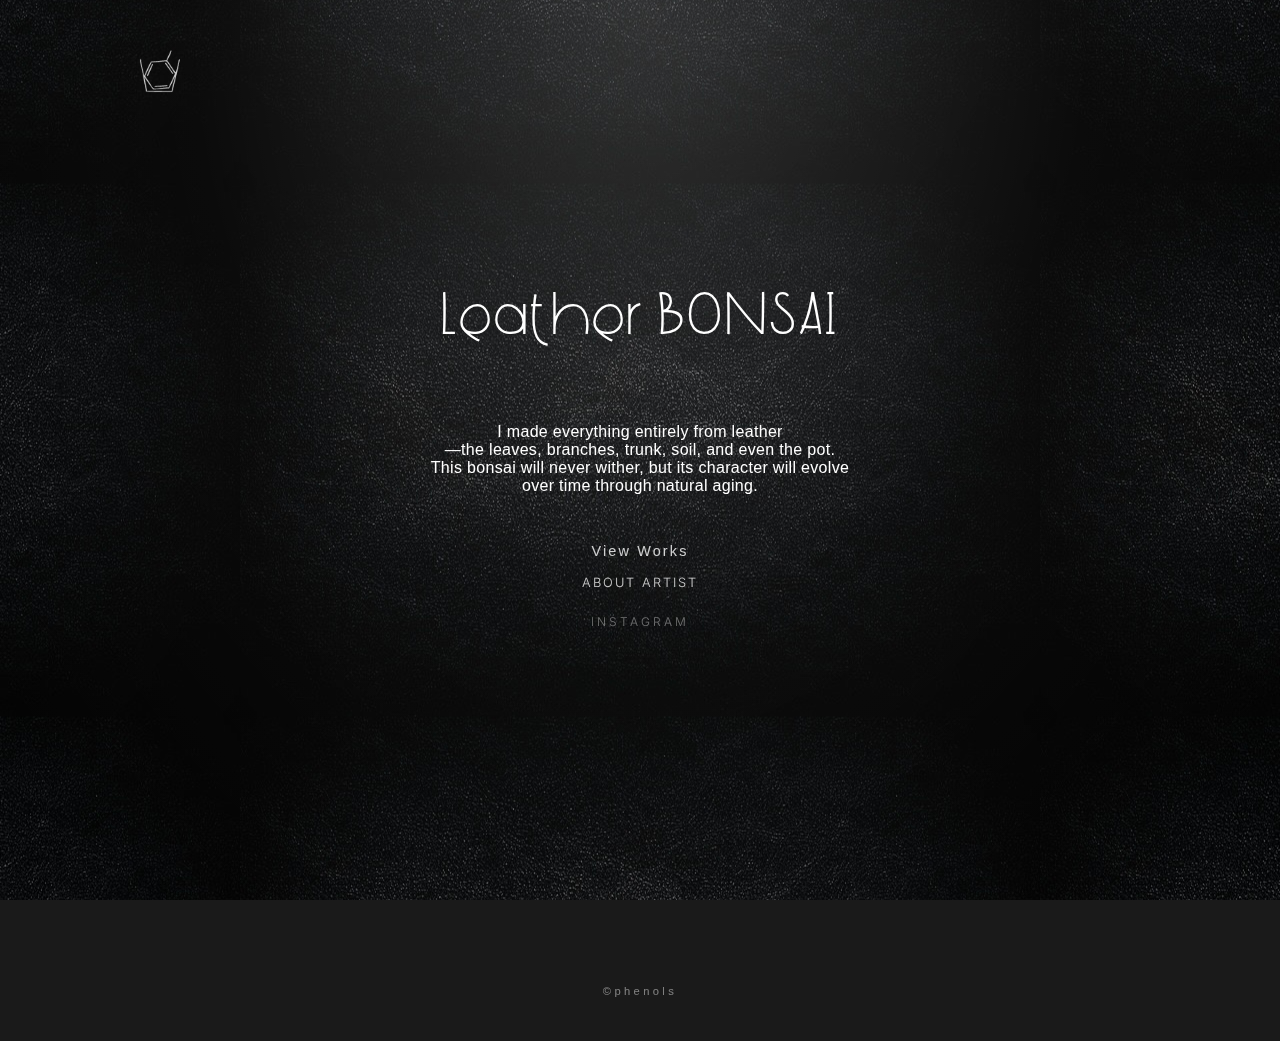
<file: index.html>
<!DOCTYPE html>
<html lang="en">
<head>
  <link rel="preconnect" href="https://fonts.googleapis.com">
  <link rel="preconnect" href="https://fonts.gstatic.com" crossorigin>
  <link href="https://fonts.googleapis.com/css2?family=Inter:wght@300;400;500&display=swap" rel="stylesheet">
<link href="https://fonts.googleapis.com/css2?family=Vibes&display=swap" rel="stylesheet">
  
  <meta charset="UTF-8" />
  <meta name="viewport" content="width=device-width, initial-scale=1.0" />
  <title>Leather BONSAI</title>

  <link rel="stylesheet" href="style.css" />
  <link rel="stylesheet" href="background.css" />
</head>
  <script>
  const heroInner = document.querySelector('.hero-inner');

  window.addEventListener('scroll', () => {
    const scrollY = window.scrollY;
    const max = 300;

    const progress = Math.min(scrollY / max, 1);

    heroInner.style.transform = `translateY(${progress * 40}px)`;
    heroInner.style.opacity = `${1 - progress * 0.35}`;
  });
</script>

<body class="base-bg top">
   <a href="index.html" class="site-logo">
    <img src="logo.png" alt="Leather BONSAI">
  </a>

  <section class="hero">
    <div class="hero-inner">
      <h1>Leather BONSAI</h1>

      <p>
        I made everything entirely from leather<br>
        —the leaves, branches, trunk, soil, and even the pot.<br>
        This bonsai will never wither, but its character will evolve over time
        through natural aging.<br>
      </p>

      <a href="/works/" class="view-works">View Works</a>
      <a href="biography.html" class="link-biography">About Artist</a>
      <a href="https://www.instagram.com/leatherbonsai" class="link-instagram" target="_blank" rel="noopener noreferrer">Instagram</a>
    </div>
  </section>


<footer class="site-footer">
  <p class="copyright">©phenols</p>
　  
</footer>
<script>
  let lastScrollY = window.scrollY;
  let lastTime = performance.now();

  const hero = document.querySelector('.hero');

  window.addEventListener('scroll', () => {
    const now = performance.now();
    const deltaTime = now - lastTime;
    const deltaScroll = Math.abs(window.scrollY - lastScrollY);

    const speed = deltaScroll / deltaTime; // px per ms

    // つやの強さ（上限を厳しく）
    const shine = Math.min(speed * 6, 0.35);

    hero.style.setProperty('--leather-shine', shine);

    lastScrollY = window.scrollY;
    lastTime = now;
  });
</script>

</body>
</html>
</file>
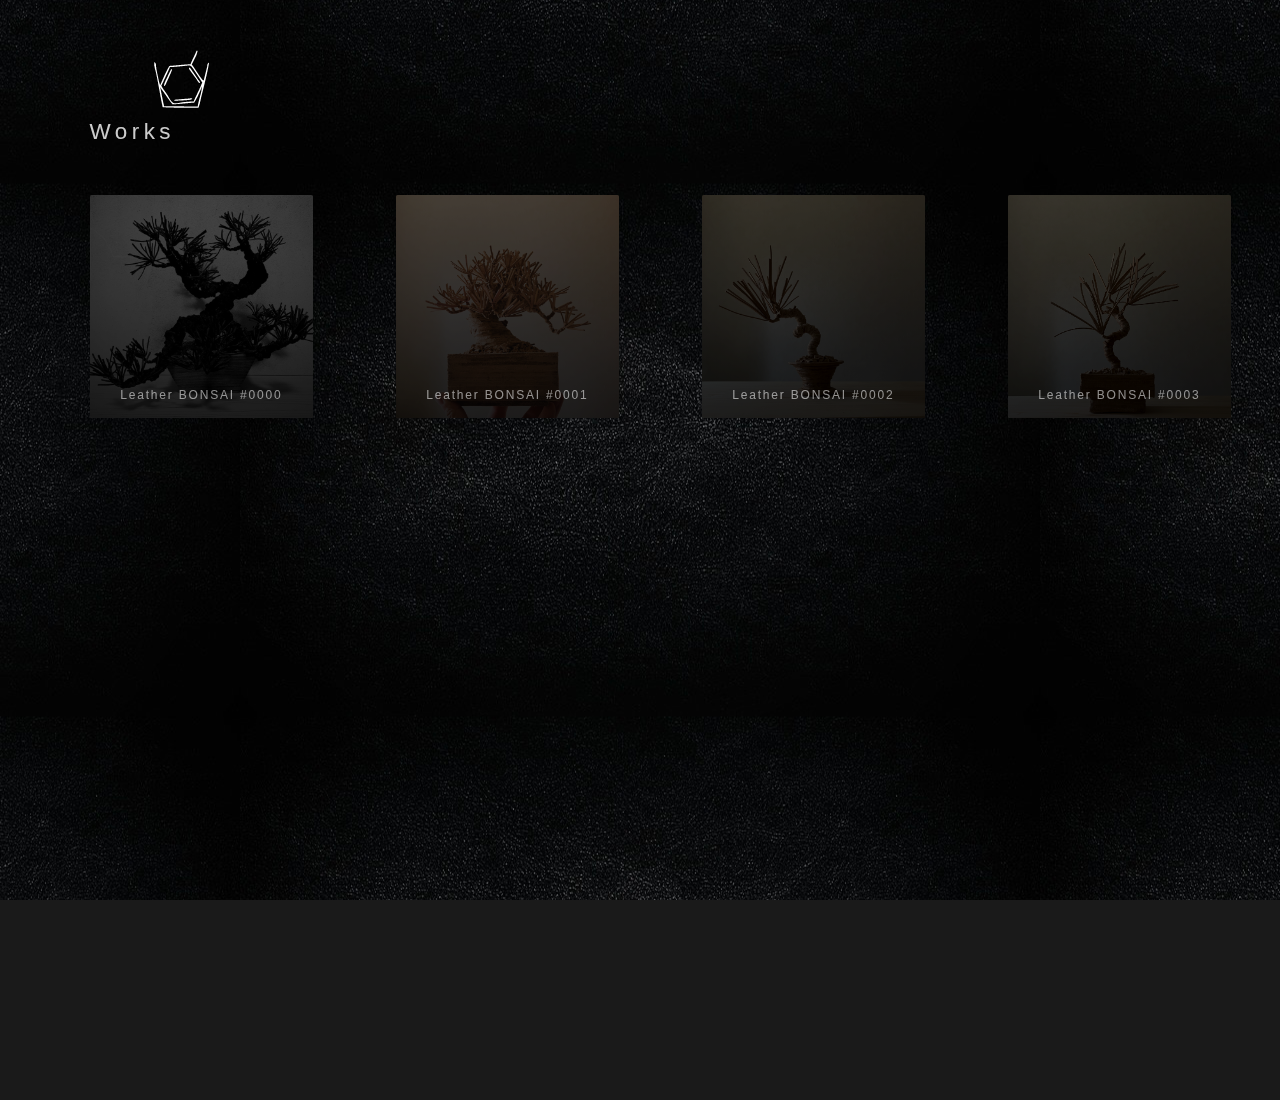
<file: works/index.html>
<!DOCTYPE html>
<html lang="en">
<head>
  <meta charset="UTF-8" />
  <meta name="viewport" content="width=device-width, initial-scale=1.0" />
  <title>Works | Leather BONSAI</title>

 <link rel="preconnect" href="https://fonts.googleapis.com">
<link rel="preconnect" href="https://fonts.gstatic.com" crossorigin>
<link href="https://fonts.googleapis.com/css2?family=Cormorant+Garamond:wght@300;400&family=Noto+Serif+JP:wght@200;300;400&display=swap" rel="stylesheet">


  <link rel="stylesheet" href="works.css" />
  <link rel="stylesheet" href="../background.css" />
</head>
<body class="base-bg works">
<a href="../index.html" class="site-logo" style="position: fixed !important; top: 50px !important; left: 8vw !important; z-index: 9999 !important;">
  <img src="../logo.png" alt="Leather BONSAI">
</a>
<section id="works" class="works">
  <div class="works-inner">
    <h2 class="works-title">Works</h2>

    <div class="works-grid" id="worksGrid"></div>
  </div>
</section>

<script>
document.addEventListener('DOMContentLoaded', () => {

  const works = [
    { id: "0000", title: "Leather BONSAI #0000", image: "images/LB-0000.jpg", link: "LB-0000.html", status: "archive" },
    { id: "0001", title: "Leather BONSAI #0001", image: "images/LB-0001.jpg", link: "LB-0001.html", status: "available" },
    { id: "0002", title: "Leather BONSAI #0002", image: "images/LB-0002.jpg", link: "LB-0002.html", status: "available" },
    { id: "0003", title: "Leather BONSAI #0003", image: "images/LB-0003.jpg", link: "LB-0003.html", status: "available" }
  ];

  const grid = document.getElementById("worksGrid");

  works.forEach(work => {
    const a = document.createElement("a");
    a.className = "work-item lb-" + work.id;
    a.href = work.link;

    // 背景画像＋暗めグラデーション
    a.style.backgroundImage = `
      linear-gradient(rgba(0,0,0,0.45), rgba(0,0,0,0.55)),
      url(${work.image})
    `;

    // 作品タイトル
    const title = document.createElement("span");
    title.className = "work-title";
    title.textContent = work.title;
    a.appendChild(title);

    grid.appendChild(a);
  });

});
</script>

</body>
</html>
</file>
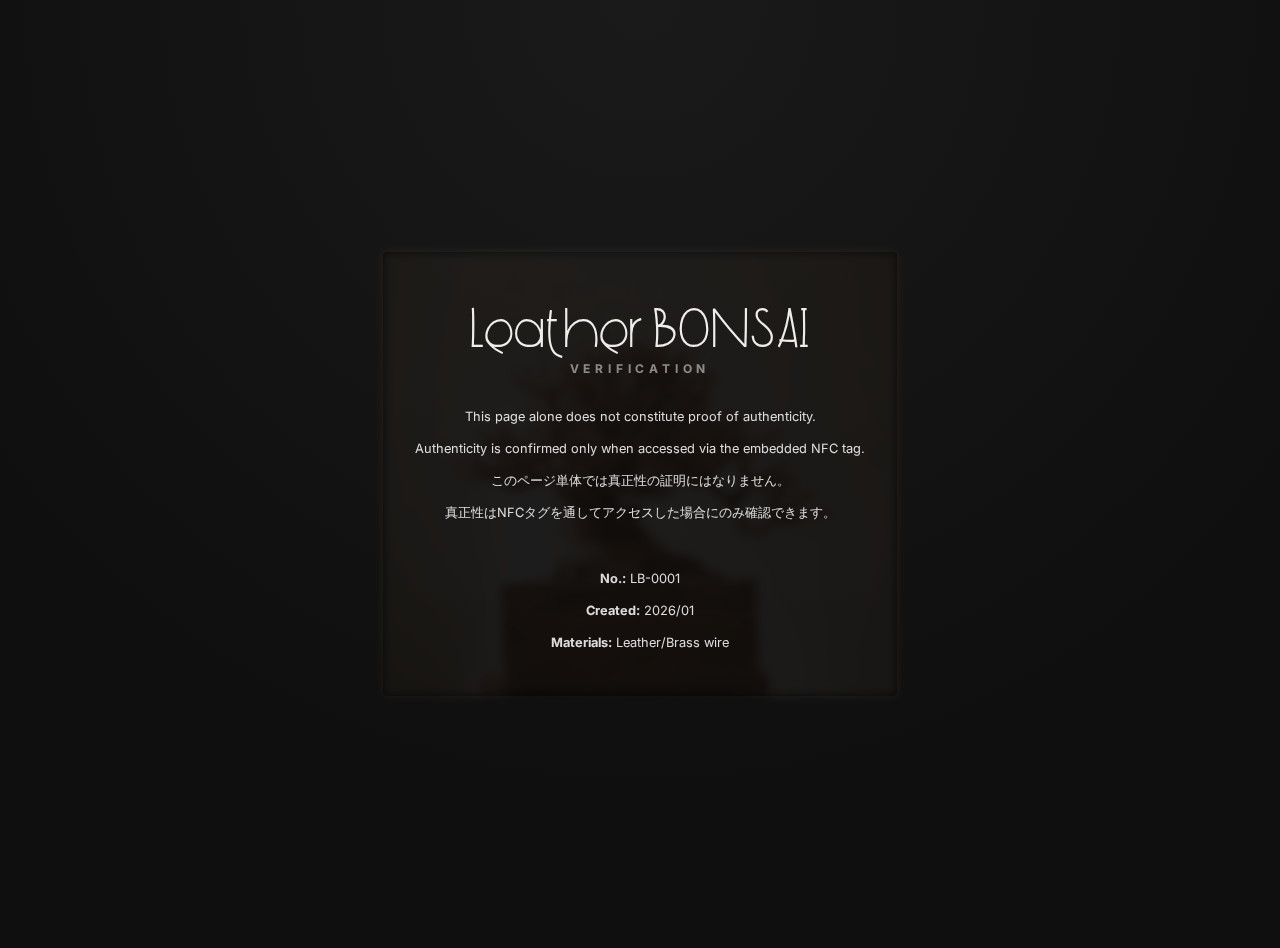
<file: works/LB-0001/verify-a9f3/index.html>
<!DOCTYPE html>
<html lang="ja">
<head>
  <meta charset="UTF-8">
  <meta name="viewport" content="width=device-width, initial-scale=1.0">


  <!-- 検索除外 -->
  <meta name="robots" content="noindex, nofollow">

  <!-- フォント -->
  <link rel="preconnect" href="https://fonts.googleapis.com">
  <link rel="preconnect" href="https://fonts.gstatic.com" crossorigin>
  <link href="https://fonts.googleapis.com/css2?family=Inter:wght@300;400;500&display=swap" rel="stylesheet">
<link href="https://fonts.googleapis.com/css2?family=Vibes&display=swap" rel="stylesheet">
  
  <style>
    body {
      margin: 0;
      font-family: "Inter", -apple-system, BlinkMacSystemFont,
                   "Helvetica Neue", Arial, sans-serif;
      background:
        radial-gradient(circle at top, #1a1a1a 0%, #0f0f0f 70%),
        url("/noise.jpg");
      background-repeat: no-repeat, repeat;
      background-size: cover, 220px 220px;
      color: #ffffff;
      display: flex;
      justify-content: center;
      align-items: center;
      min-height: 100vh;
      text-align: center;
      padding: 24px;
    }

    .verify-box {
      position: relative;
      max-width: 600px;
      background: rgba(0,0,0,0.5);
      padding: 32px;
      border-radius: 4px;
    }

    /* タイトル全体の親要素 */
    h1 {
      margin-bottom: 32px;
      line-height: 1.1; /* 行の間隔を少し詰める */
    }

    /* 「Leather BONSAI」の部分（Vibesを適用） */
    .brand-name {
      display: block;
      font-family: 'Vibes', cursive;
      font-size: 3.5rem; /* 筆記体は大きく見せるのが正解です */
      font-weight: 400;
      color: rgba(255, 255, 255, 0.95);
      letter-spacing: 0.02em;
    }

    /* 「Verification」の部分（Interでカッチリと） */
    .verify-sub {
      display: block;
      font-family: "Inter", sans-serif;
      font-size: 0.75rem;
      letter-spacing: 0.4em; /* 文字を広げて高級感を出す */
      text-transform: uppercase;
      opacity: 0.5;
      margin-top: -5px; /* 筆記体に少し近づける */
    }

    p {
      font-size: 0.8rem;
      line-height: 1.5;
      opacity: 0.85;
      margin-bottom: 12px;
    }
 /* ===== VERIFY BOX INNER IMAGE ===== */
.verify-box::before {
  content: "";
  position: absolute;
  inset: 0;
  background-image: var(--work-image);
  background-size: cover;
  background-position: center;
  opacity: 0.09;        /* ← 透過の強さ（ここが調整ポイント） */
  filter: blur(5px);    /* ← 鑑賞させないため */
  z-index: 0;
  pointer-events: none;
}
  </style>
</head>
<body class="verify" style="--work-image: url('../../images/LB-0001.jpg');">
  <div class="verify-box">
   
    <h1>
  <span class="brand-name">Leather BONSAI</span>
  <span class="verify-sub">Verification</span>
</h1>
    <p>This page alone does not constitute proof of authenticity.</p>
    <p>Authenticity is confirmed only when accessed via the embedded NFC tag.</p>
    <p>このページ単体では真正性の証明にはなりません。</p>
    <p>真正性はNFCタグを通してアクセスした場合にのみ確認できます。</p>
    
  　<!-- 作品情報 -->
    <div class="info">
      <p><strong>No.:</strong> LB-0001</p>
      <p><strong>Created:</strong> 2026/01</p>
      <p><strong>Materials:</strong> Leather/Brass wire</p>
    </div>
  </div>
</body>
</html>
</file>
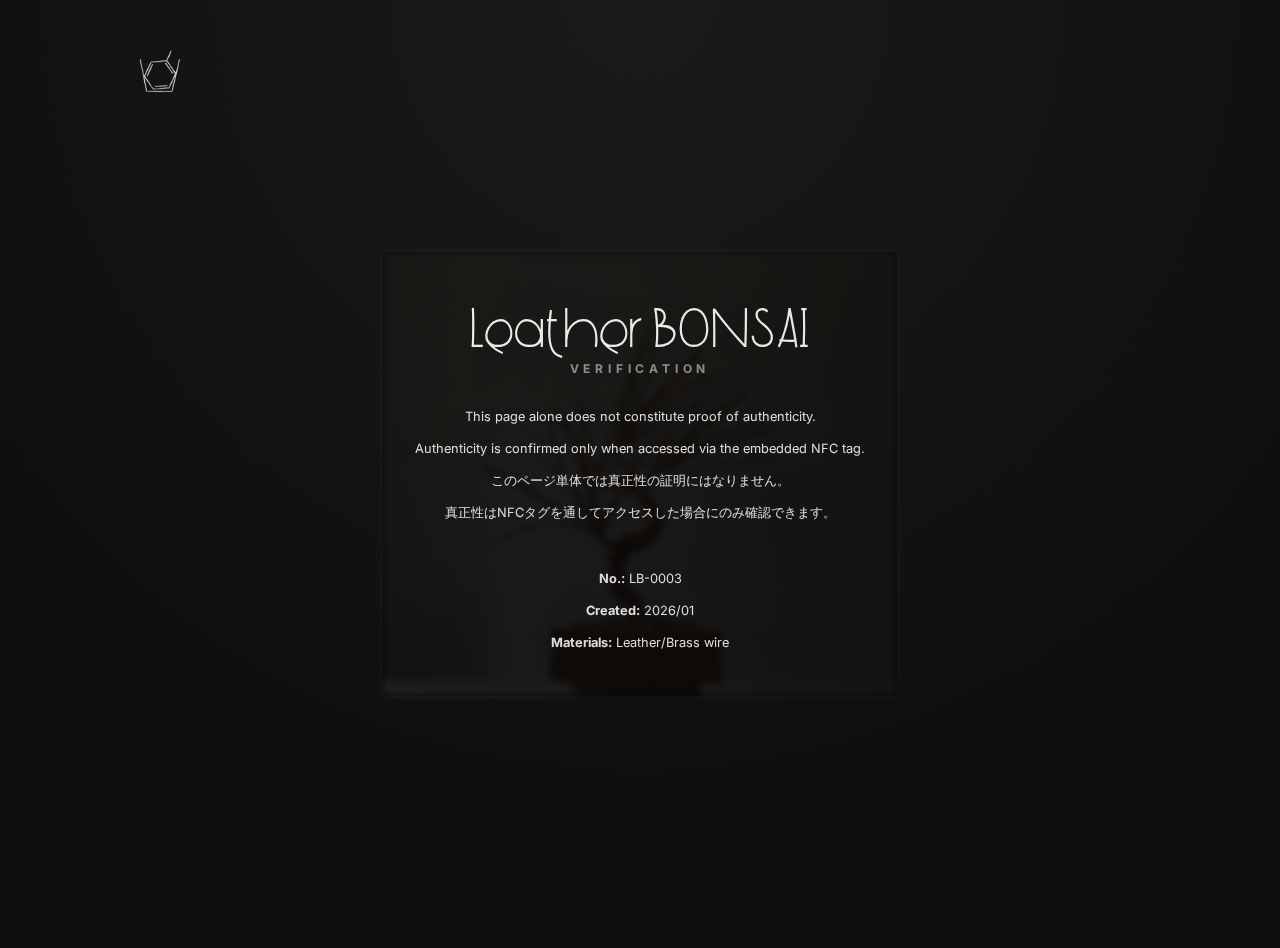
<file: works/LB-0003/verify-c1k1/index.html>
<!DOCTYPE html>
<html lang="ja">
<head>
  <meta charset="UTF-8">
  <meta name="viewport" content="width=device-width, initial-scale=1.0">


  <!-- 検索除外 -->
  <meta name="robots" content="noindex, nofollow">

  <!-- フォント -->
  <link rel="preconnect" href="https://fonts.googleapis.com">
  <link rel="preconnect" href="https://fonts.gstatic.com" crossorigin>
  <link href="https://fonts.googleapis.com/css2?family=Inter:wght@300;400;500&display=swap" rel="stylesheet">
<link href="https://fonts.googleapis.com/css2?family=Vibes&display=swap" rel="stylesheet">
  
  <style>
    body {
      margin: 0;
      font-family: "Inter", -apple-system, BlinkMacSystemFont,
                   "Helvetica Neue", Arial, sans-serif;
      background:
        radial-gradient(circle at top, #1a1a1a 0%, #0f0f0f 70%),
        url("/noise.jpg");
      background-repeat: no-repeat, repeat;
      background-size: cover, 220px 220px;
      color: #ffffff;
      display: flex;
      justify-content: center;
      align-items: center;
      min-height: 100vh;
      text-align: center;
      padding: 24px;
    }

    .verify-box {
      position: relative;
      max-width: 600px;
      background: rgba(0,0,0,0.5);
      padding: 32px;
      border-radius: 4px;
    }

    /* タイトル全体の親要素 */
    h1 {
      margin-bottom: 32px;
      line-height: 1.1; /* 行の間隔を少し詰める */
    }

    /* 「Leather BONSAI」の部分（Vibesを適用） */
    .brand-name {
      display: block;
      font-family: 'Vibes', cursive;
      font-size: 3.5rem; /* 筆記体は大きく見せるのが正解です */
      font-weight: 400;
      color: rgba(255, 255, 255, 0.95);
      letter-spacing: 0.02em;
    }

    /* 「Verification」の部分（Interでカッチリと） */
    .verify-sub {
      display: block;
      font-family: "Inter", sans-serif;
      font-size: 0.75rem;
      letter-spacing: 0.4em; /* 文字を広げて高級感を出す */
      text-transform: uppercase;
      opacity: 0.5;
      margin-top: -5px; /* 筆記体に少し近づける */
    }

    p {
      font-size: 0.8rem;
      line-height: 1.5;
      opacity: 0.85;
      margin-bottom: 12px;
    }
 /* ===== VERIFY BOX INNER IMAGE ===== */
.verify-box::before {
  content: "";
  position: absolute;
  inset: 0;
  background-image: var(--work-image);
  background-size: cover;
  background-position: center;
  opacity: 0.09;        /* ← 透過の強さ（ここが調整ポイント） */
  filter: blur(3px);    /* ← 鑑賞させないため */
  z-index: 0;
  pointer-events: none;
}
    /* ロゴの位置とサイズ設定 */
    .site-logo {
      position: fixed !important;
      top: 50px !important;
      left: 8vw !important;
      z-index: 9999 !important;
      text-decoration: none;
    }

    .site-logo img {
      height: 4.5rem !important;
      width: auto !important;
      opacity: 0.8;
      display: block;
    }

    /* スマホ・タブレット用調整 */
    @media (max-width: 1024px) {
      .site-logo {
        position: fixed !important;
        top: 20px !important;
        left: 9px !important;
      }
      .site-logo img {
        height: 2.6rem !important;
      }
    }
  </style>
</head>
<body class="verify" style="--work-image: url('../../images/LB-0003.jpg');">
  <a href="/" class="site-logo">
  <img src="/logo.png" alt="Leather BONSAI">
</a>
  <div class="verify-box">
   
    <h1>
  <span class="brand-name">Leather BONSAI</span>
  <span class="verify-sub">Verification</span>
</h1>
    <p>This page alone does not constitute proof of authenticity.</p>
    <p>Authenticity is confirmed only when accessed via the embedded NFC tag.</p>
    <p>このページ単体では真正性の証明にはなりません。</p>
    <p>真正性はNFCタグを通してアクセスした場合にのみ確認できます。</p>
    
  　<!-- 作品情報 -->
    <div class="info">
      <p><strong>No.:</strong> LB-0003</p>
      <p><strong>Created:</strong> 2026/01</p>
      <p><strong>Materials:</strong> Leather/Brass wire</p>
    </div>
  </div>
</body>
</html>
</file>
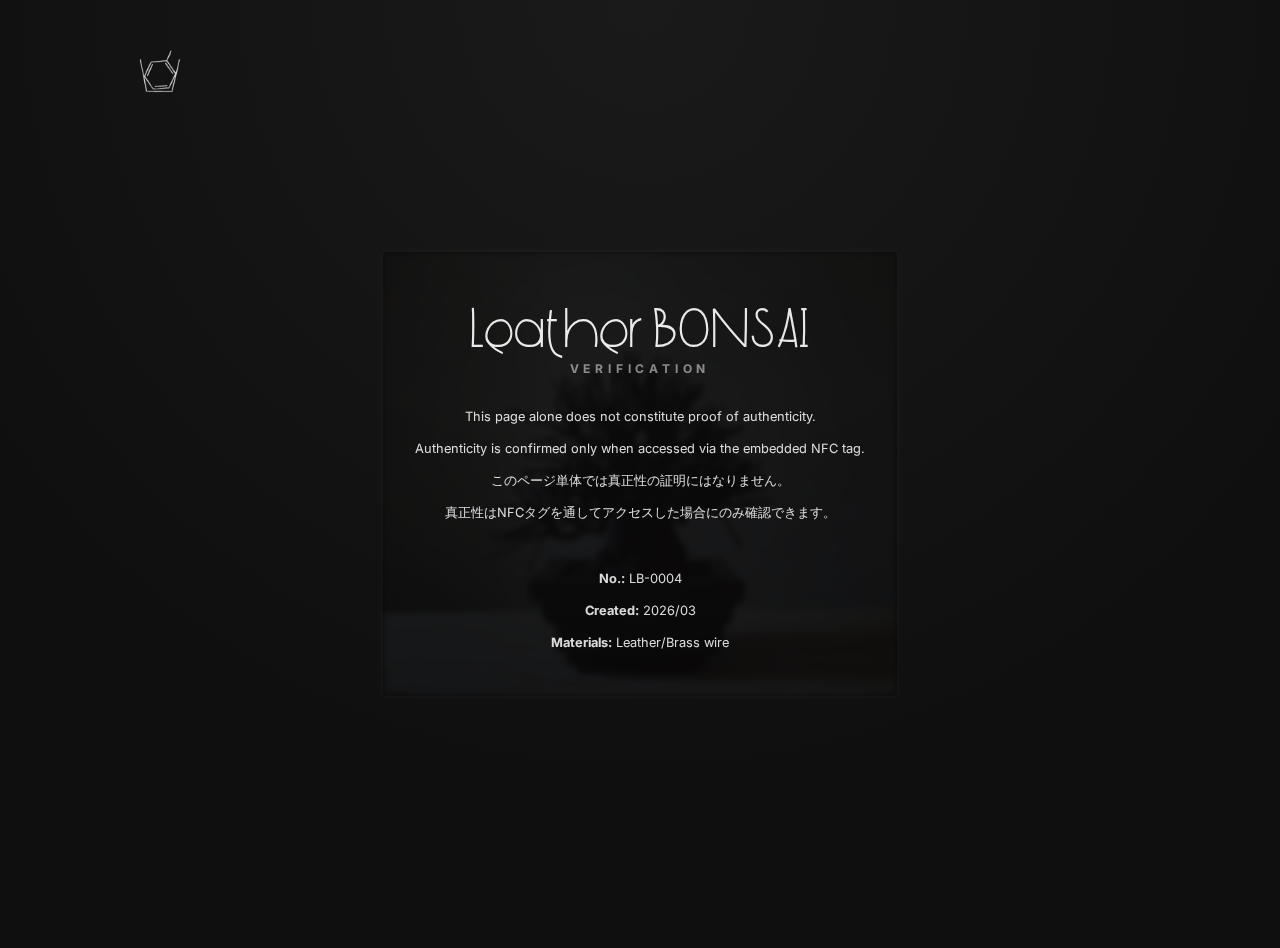
<file: works/LB-0004/verify-d8t8/index.html>
<!DOCTYPE html>
<html lang="ja">
<head>
  <meta charset="UTF-8">
  <meta name="viewport" content="width=device-width, initial-scale=1.0">


  <!-- 検索除外 -->
  <meta name="robots" content="noindex, nofollow">

  <!-- フォント -->
  <link rel="preconnect" href="https://fonts.googleapis.com">
  <link rel="preconnect" href="https://fonts.gstatic.com" crossorigin>
  <link href="https://fonts.googleapis.com/css2?family=Inter:wght@300;400;500&display=swap" rel="stylesheet">
<link href="https://fonts.googleapis.com/css2?family=Vibes&display=swap" rel="stylesheet">
  
  <style>
    body {
      margin: 0;
      font-family: "Inter", -apple-system, BlinkMacSystemFont,
                   "Helvetica Neue", Arial, sans-serif;
      background:
        radial-gradient(circle at top, #1a1a1a 0%, #0f0f0f 70%),
        url("/noise.jpg");
      background-repeat: no-repeat, repeat;
      background-size: cover, 220px 220px;
      color: #ffffff;
      display: flex;
      justify-content: center;
      align-items: center;
      min-height: 100vh;
      text-align: center;
      padding: 24px;
    }

    .verify-box {
      position: relative;
      max-width: 600px;
      background: rgba(0,0,0,0.5);
      padding: 32px;
      border-radius: 4px;
    }

    /* タイトル全体の親要素 */
    h1 {
      margin-bottom: 32px;
      line-height: 1.1; /* 行の間隔を少し詰める */
    }

    /* 「Leather BONSAI」の部分（Vibesを適用） */
    .brand-name {
      display: block;
      font-family: 'Vibes', cursive;
      font-size: 3.5rem; /* 筆記体は大きく見せるのが正解です */
      font-weight: 400;
      color: rgba(255, 255, 255, 0.95);
      letter-spacing: 0.02em;
    }

    /* 「Verification」の部分（Interでカッチリと） */
    .verify-sub {
      display: block;
      font-family: "Inter", sans-serif;
      font-size: 0.75rem;
      letter-spacing: 0.4em; /* 文字を広げて高級感を出す */
      text-transform: uppercase;
      opacity: 0.5;
      margin-top: -5px; /* 筆記体に少し近づける */
    }

    p {
      font-size: 0.8rem;
      line-height: 1.5;
      opacity: 0.85;
      margin-bottom: 12px;
    }
 /* ===== VERIFY BOX INNER IMAGE ===== */
.verify-box::before {
  content: "";
  position: absolute;
  inset: 0;
  background-image: var(--work-image);
  background-size: cover;
  background-position: center;
  opacity: 0.09;        /* ← 透過の強さ（ここが調整ポイント） */
  filter: blur(3px);    /* ← 鑑賞させないため */
  z-index: 0;
  pointer-events: none;
}
    /* ロゴの位置とサイズ設定 */
    .site-logo {
      position: fixed !important;
      top: 50px !important;
      left: 8vw !important;
      z-index: 9999 !important;
      text-decoration: none;
    }

    .site-logo img {
      height: 4.5rem !important;
      width: auto !important;
      opacity: 0.8;
      display: block;
    }

    /* スマホ・タブレット用調整 */
    @media (max-width: 1024px) {
      .site-logo {
        position: fixed !important;
        top: 20px !important;
        left: 9px !important;
      }
      .site-logo img {
        height: 2.6rem !important;
      }
    }
  </style>
</head>
<body class="verify" style="--work-image: url('../../images/LB-0004.jpg');">
  <a href="/" class="site-logo">
  <img src="/logo.png" alt="Leather BONSAI">
</a>
  <div class="verify-box">
   
    <h1>
  <span class="brand-name">Leather BONSAI</span>
  <span class="verify-sub">Verification</span>
</h1>
    <p>This page alone does not constitute proof of authenticity.</p>
    <p>Authenticity is confirmed only when accessed via the embedded NFC tag.</p>
    <p>このページ単体では真正性の証明にはなりません。</p>
    <p>真正性はNFCタグを通してアクセスした場合にのみ確認できます。</p>
    
  　<!-- 作品情報 -->
    <div class="info">
      <p><strong>No.:</strong> LB-0004</p>
      <p><strong>Created:</strong> 2026/03</p>
      <p><strong>Materials:</strong> Leather/Brass wire</p>
    </div>
  </div>
</body>
</html>
</file>
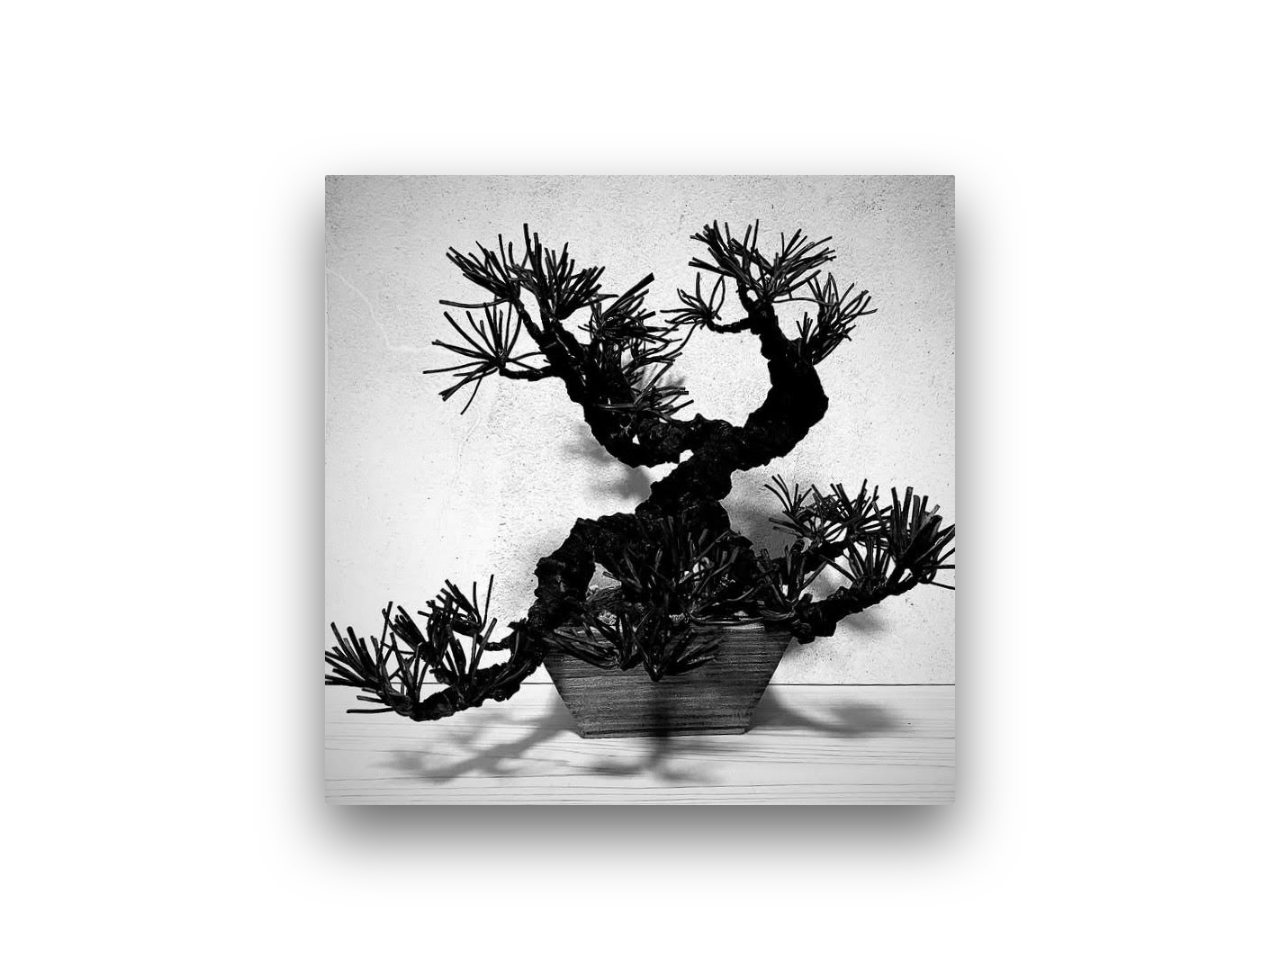
<file: works/LB-0000.html>
<!DOCTYPE html>
<html lang="en">
<head>
  <meta charset="UTF-8">
  <title>LB-0000 | Leather BONSAI</title>
  <meta name="viewport" content="width=device-width, initial-scale=1.0">

  <link rel="stylesheet" href="works.css">
</head>

<body>

<main class="work-page">
  <figure class="work-figure">
    <img src="images/LB-0000.jpg" alt="Leather BONSAI LB-0000">
  </figure>
</main>

</body>
</html>
</file>
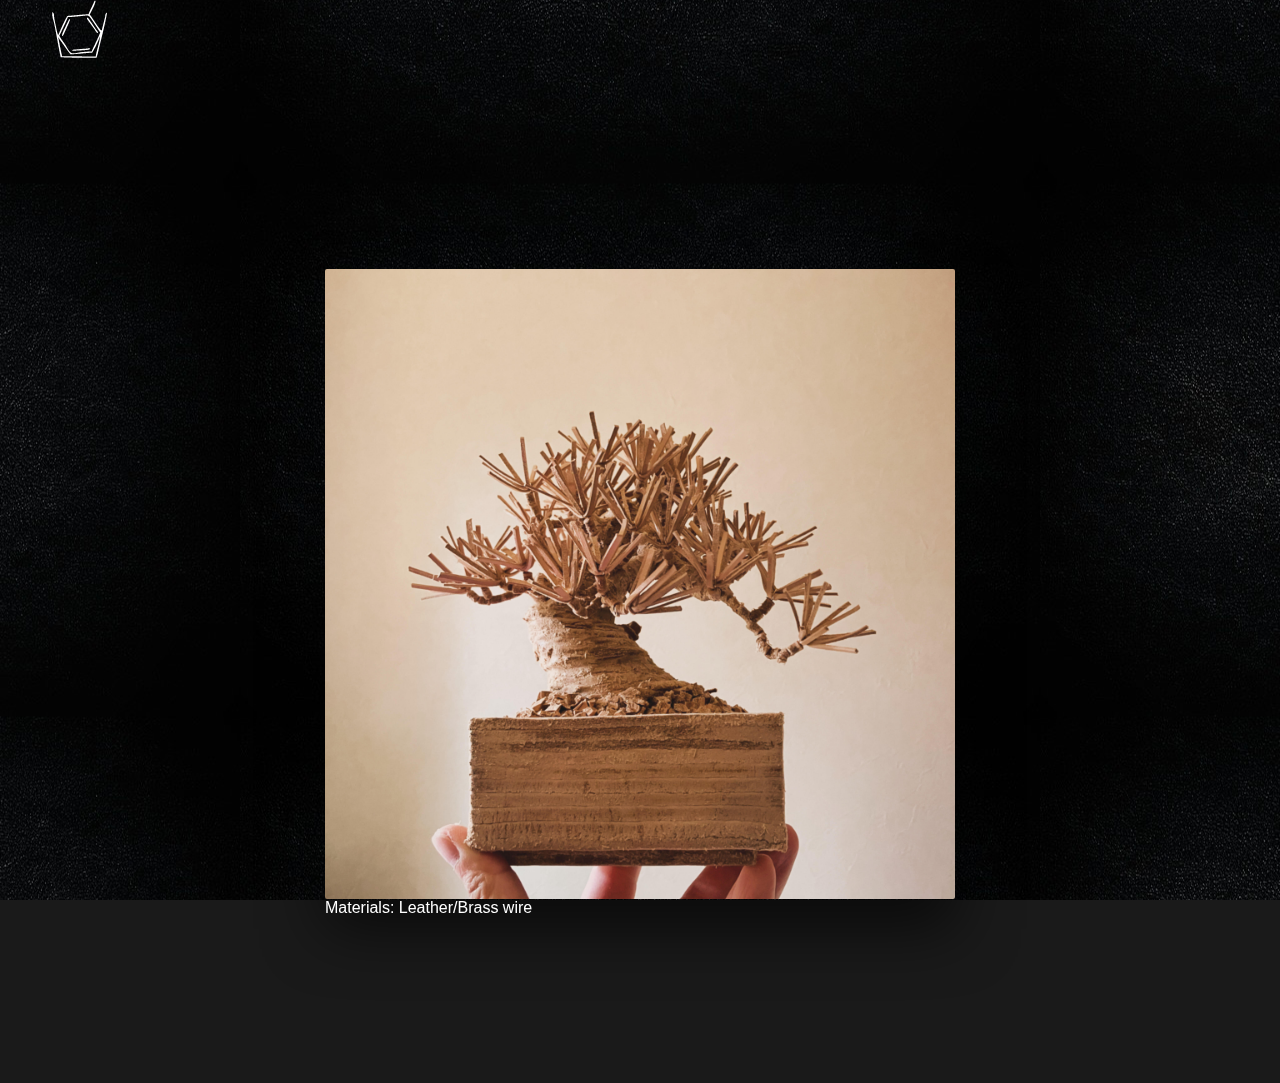
<file: works/LB-0001.html>
<!DOCTYPE html>
<html lang="en">
<head>
  <meta charset="UTF-8">
  <title>LB-0001 | Leather BONSAI</title>
  <meta name="viewport" content="width=device-width, initial-scale=1.0">
  <link rel="stylesheet" href="../background.css" />
  <link rel="stylesheet" href="works.css">
</head>

<body class="base-bg">
  <a href="../index.html" class="site-logo">
    <img src="../logo.png" alt="Leather BONSAI">
  </a>

<main class="work-page">
  <figure class="work-figure">
    <img src="images/LB-0001.jpg" alt="Leather BONSAI LB-0001">

    <figcaption class="work-caption">
      Materials: Leather/Brass wire
    </figcaption>
  </figure>
</main>

</body>
</html>
</file>
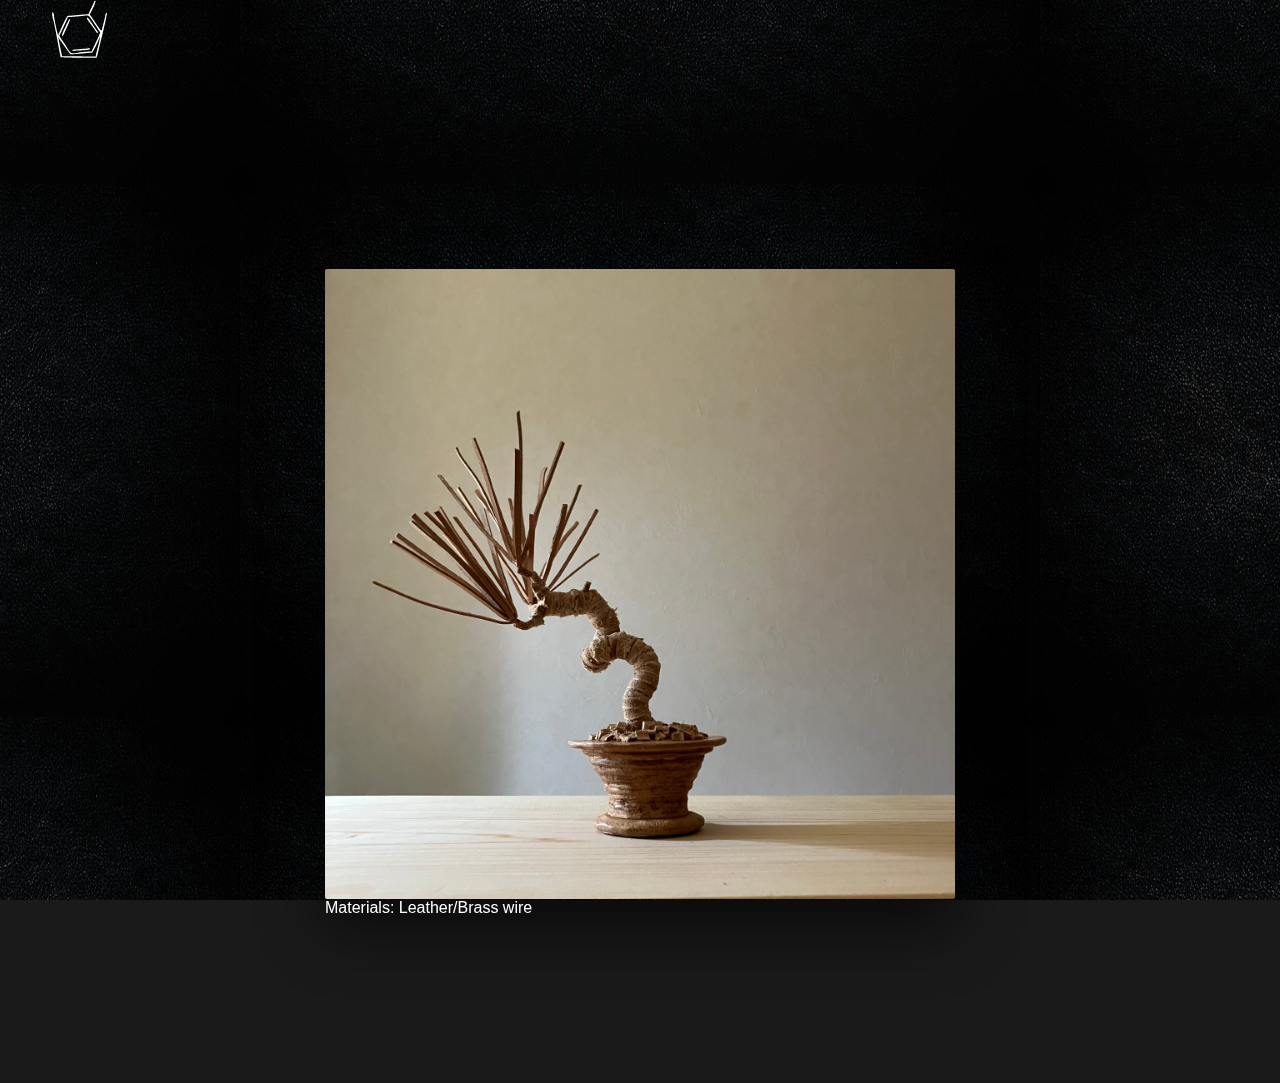
<file: works/LB-0002.html>
<!DOCTYPE html>
<html lang="en">
<head>
  <meta charset="UTF-8">
  <title>LB-0002 | Leather BONSAI</title>
  <meta name="viewport" content="width=device-width, initial-scale=1.0">

  <link rel="stylesheet" href="works.css">
  <link rel="stylesheet" href="../background.css" />
</head>

<body class="base-bg work-single">
  <a href="../index.html" class="site-logo">
    <img src="../logo.png" alt="Leather BONSAI">
  </a>

<main class="work-page">
  <figure class="work-figure">
    <img src="images/LB-0002.jpg" alt="Leather BONSAI LB-0002">

    <figcaption class="work-caption">
      Materials: Leather/Brass wire
    </figcaption>
  </figure>
</main>

</body>
</html>
</file>
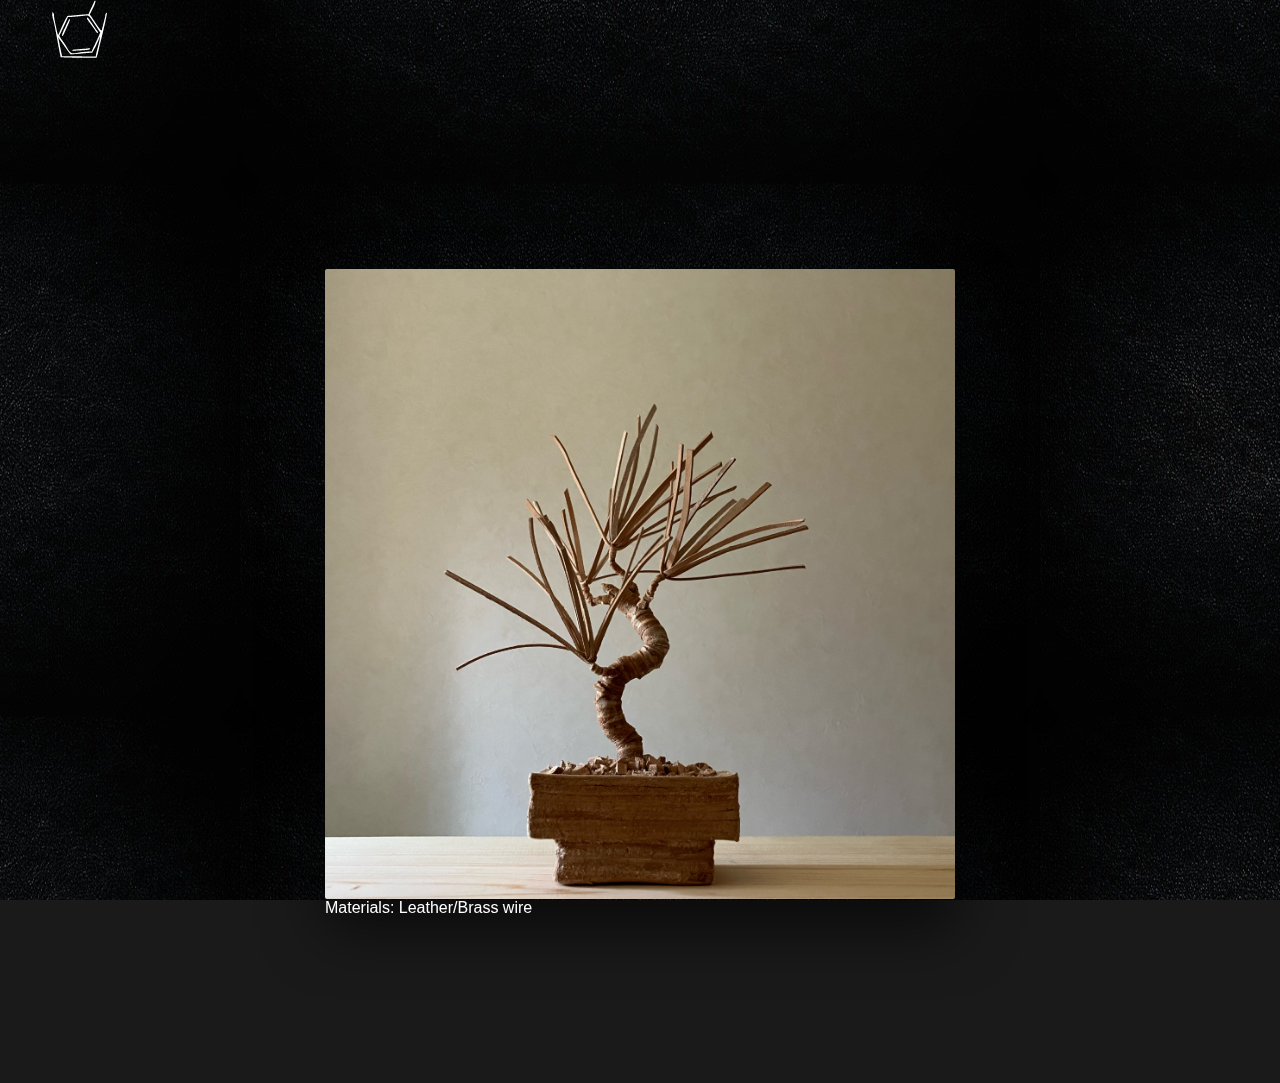
<file: works/LB-0003.html>
<!DOCTYPE html>
<html lang="en">
<head>
  <meta charset="UTF-8">
  <title>LB-0003 | Leather BONSAI</title>
  <meta name="viewport" content="width=device-width, initial-scale=1.0">

  <link rel="stylesheet" href="works.css">
  <link rel="stylesheet" href="../background.css" />
</head>

<body class="base-bg work-single">
  <a href="../index.html" class="site-logo">
    <img src="../logo.png" alt="Leather BONSAI">
  </a>

<main class="work-page">
  <figure class="work-figure">
    <img src="images/LB-0003.jpg" alt="Leather BONSAI LB-0003">

    <figcaption class="work-caption">
      Materials: Leather/Brass wire
    </figcaption>
  </figure>
</main>

</body>
</html>
</file>
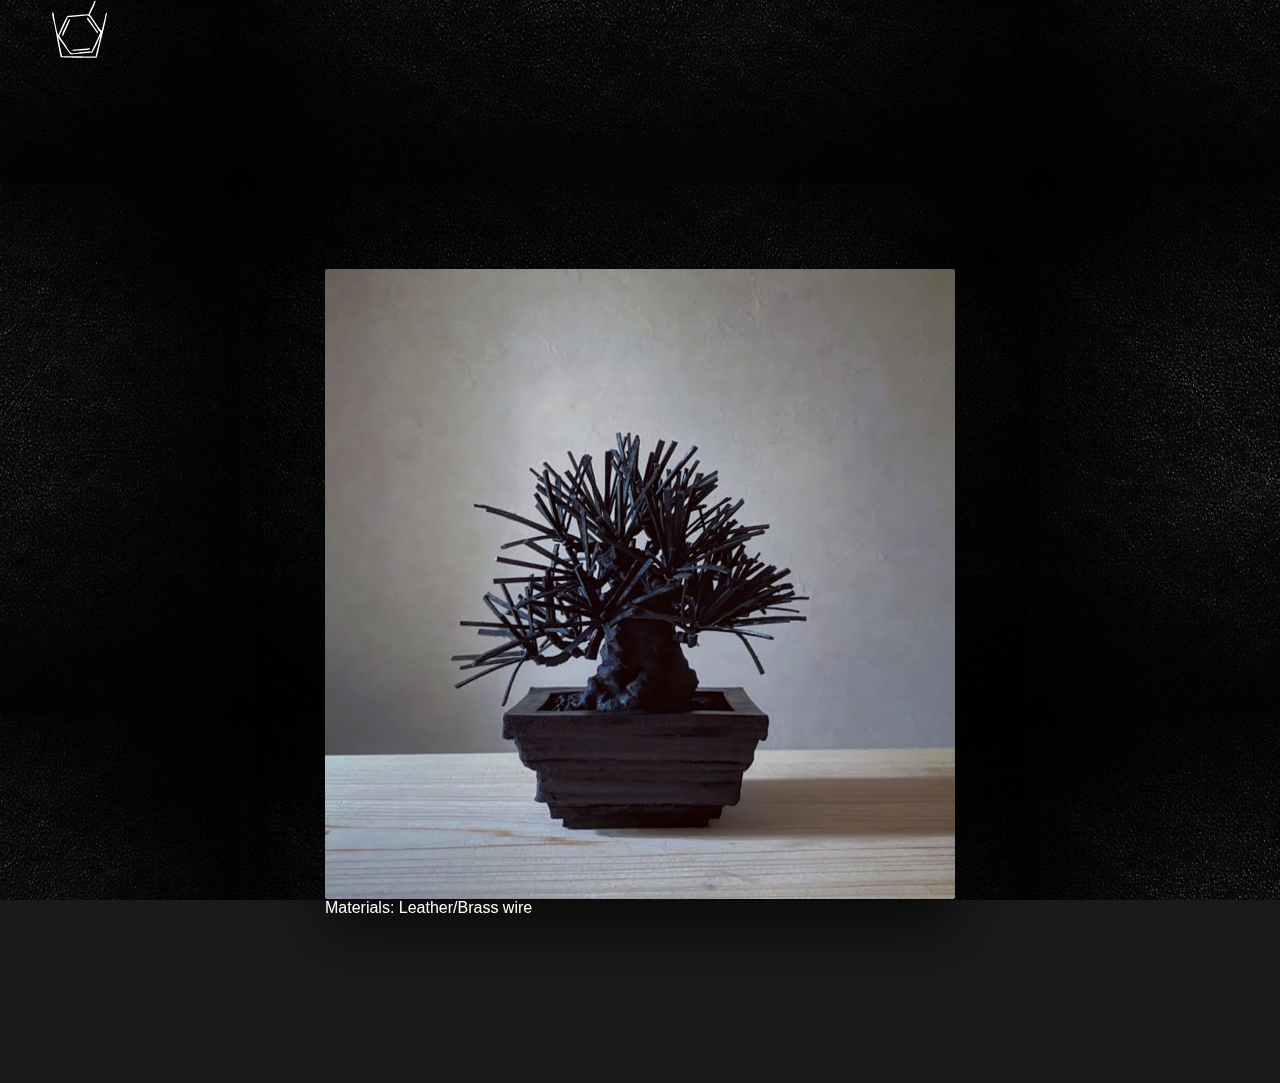
<file: works/LB-0004.html>
<!DOCTYPE html>
<html lang="en">
<head>
  <meta charset="UTF-8">
  <title>LB-0004 | Leather BONSAI</title>
  <meta name="viewport" content="width=device-width, initial-scale=1.0">

  <link rel="stylesheet" href="works.css">
  <link rel="stylesheet" href="../background.css" />
</head>

<body class="base-bg work-single">
  <a href="../index.html" class="site-logo">
    <img src="../logo.png" alt="Leather BONSAI">
  </a>

<main class="work-page">
  <figure class="work-figure">
    <img src="images/LB-0004.jpg" alt="Leather BONSAI LB-0004">

    <figcaption class="work-caption">
      Materials: Leather/Brass wire
    </figcaption>
  </figure>
</main>

</body>
</html>
</file>
<file: style.css>
/* ===== BASE ===== */
body {
  margin: 0;
  font-family: "Inter", -apple-system, BlinkMacSystemFont, "Helvetica Neue", Arial, sans-serif;
  font-weight: 300;
  letter-spacing: 0.02em;
  color: #ffffff;
  /* 背景色はbackground.cssに任せるため削除 */
}

/* =========================
   RESET
========================= */
* {
  box-sizing: border-box;
}

html, body {
  margin: 0;
  padding: 0;
  width: 100%;
  min-height: 100vh;
  color: #fff;
  font-family: -apple-system, BlinkMacSystemFont, "Helvetica Neue", Arial, sans-serif;
}

/* =========================
   HERO (全体を真ん中に配置 + つやレイヤー)
========================= */
.hero {
  position: relative;
  min-height: 100vh;
  width: 100%;
  background: transparent !important; 
  display: flex;
  justify-content: center; 
  align-items: center;     
}

/* 革のつやレイヤー */
.hero::after {
  content: "";
  position: absolute;
  inset: 0;
  background: radial-gradient(
    ellipse at top,
    rgba(255,255,255,0.18),
    rgba(255,255,255,0.04),
    rgba(0,0,0,0.0)
  );
  opacity: var(--leather-shine, 1); 
  transition: opacity 0.2s ease;
  pointer-events: none;
  z-index: 1;
}

.hero-inner {
  position: relative;
  z-index: 2;
  width: 100%;
  max-width: 500px; /* Biographyのサイズ感に合わせる */
  margin: 0 auto;
  padding: 0 24px;
  text-align: center;
}

/* =========================
   TEXT (TOP HERO)
========================= */
.hero h1 {
  margin: 0 0 48px;
  font-family: 'Vibes', cursive;
  font-size: clamp(3.2rem, 6vw, 3.8rem);
  letter-spacing: 0.05em;
  font-weight: 400;
  color: #fff;
}

/* 日本語メッセージの器自体を中央に固定 */
.jp-message {
  width: 100%;
  display: flex;
  justify-content: center;
  margin-bottom: 24px;
}

/* 日本語：Biographyの日本語スタイルに完全準拠 */
.jp-message p {
  display: block !important;
  font-family: "Inter", -apple-system, BlinkMacSystemFont, "Helvetica Neue", Arial, sans-serif !important;
  font-size: 0.75rem !important; /* Bioと同じサイズ */
  line-height: 2.2 !important;  /* Bioと同じ行間 */
  color: rgba(255, 255, 255, 0.5) !important; /* 0.7から0.5へ。より薄く馴染ませる */
  margin: 0 auto !important;
  text-align: center;
  letter-spacing: 0.1em; /* 少し広げて高級感を */
  font-weight: 300 !important;
  max-width: 450px;
}

/* 英語：Biographyの英文スタイル */
.en-message {
  display: block !important;
  font-family: "Inter", sans-serif !important;
  font-size: 0.7rem !important;
  line-height: 1.8 !important;
  color: rgba(255, 255, 255, 0.3) !important; /* 英語はさらに薄く */
  margin: 0 auto 40px !important;
  font-style: italic;
  text-align: center;
  max-width: 450px;
}
/* =========================
   VIEW WORKS
========================= */
.view-works {
  display: block;
  width: fit-content;
  margin: 48px auto 0 !important;
  text-align: center;
  color: rgba(255, 255, 255, 0.8);
  text-decoration: none;
  letter-spacing: 0.15em;
  font-size: 0.9rem;
  position: relative;
  z-index: 2;
  transition: color 0.3s ease, transform 0.3s ease;
}

.view-works:hover {
  color: rgba(255, 255, 255, 1);
  transform: translateY(-2px);
}

/* --- link-biography の修正 --- */
.link-biography {
  display: block;
  width: fit-content;
  margin: 16px auto 0 !important;
  text-align: center;
  color: rgba(255, 255, 255, 0.8); 
  text-decoration: none;
  font-family: 'Inter', sans-serif;
  font-size: 0.8rem;       /* サイズも View Works に合わせるなら 0.9rem */
  letter-spacing: 0.15em;  /* 間隔も共通化 */
  text-transform: uppercase;
  position: relative;
  z-index: 2;
  /* 動きを View Works と共通化 */
  transition: color 0.3s ease, transform 0.3s ease; 
}

/* ホバーエフェクトを View Works と完全に統一 */
.link-biography:hover {
  color: rgba(255, 255, 255, 1);
  transform: translateY(-2px);
}


/* スマホ用の微調整（中央寄せを維持） */
@media (max-width: 1024px) {
  .link-biography {
    margin: 24px auto 0 !important;
    font-size: 0.75rem;
    text-align: center;
  }
}

/* Instagramリンクのデザイン */
.link-instagram {
  display: block;
  width: fit-content;
  margin: 24px auto 0 !important;
  text-align: center;
  color: rgba(255, 255, 255, 0.4); /* Instagramは少し控えめな濃度 */
  text-decoration: none;
  font-family: 'Inter', sans-serif;
  font-size: 0.75rem;
  letter-spacing: 0.25em;
  text-transform: uppercase;
  position: relative;
  padding-bottom: 4px; /* 下線との隙間 */
  z-index: 2;
  transition: all 0.5s cubic-bezier(0.2, 1, 0.3, 1);
}
  
/* ホバー時：文字を少し明るく、間隔を広げる */
.link-instagram:hover {
  color: rgba(255, 255, 255, 0.9);
  letter-spacing: 0.35em;
}

/* 下線のベース（最初は幅0） */
.link-instagram::after {
  content: "";
  position: absolute;
  bottom: 0;
  left: 0;
  width: 0;
  height: 1px;
  background-color: rgba(255, 255, 255, 0.6);
  transition: width 0.5s cubic-bezier(0.2, 1, 0.3, 1);
}
/* ホバー時：下線を左からスッと伸ばす */
.link-instagram:hover::after {
  width: 100%;
}

/* スマホ用の微調整 */
@media (max-width: 1024px) {
  .link-instagram {
    margin: 20px auto 0 !important;
    text-align: center;
  }
  /* スマホでは下線を中央から広げる */
  .link-instagram::after {
    left: 50%;
    transform: translateX(-50%);
  }
}
/* ===== FOOTER ===== */
/* フッター全体を画面の真ん中に強制固定 */
.site-footer {
  width: 100% !important;
  margin: 0 !important;
  padding: 80px 0 40px !important; /* 上下の余白 */
  text-align: center !important;
  display: block !important;
  clear: both;
}

/* コピーライトの文字を中央へ */
.copyright {
  display: inline-block !important;
  width: 100%;
  text-align: center !important;
  margin: 0 auto !important;
  padding: 0 !important; /* 余計な余白をリセット */
  
  font-size: 0.7rem;
  letter-spacing: 0.3em;
  opacity: 0.45;
}
/* スマホ・タブレット用の文字中央寄せ設定 */
@media (max-width: 1024px) {
  .hero-inner {
    margin-left: 0 !important; /* PC用の左マージンを解除 */
    padding: 0 32px;           /* 左右に程よい余白を作る */
    text-align: center;        /* テキストを中央揃えに */
    width: 100%;               /* 幅をいっぱいまで使う */
  }

  /* 「View Works」ボタンを中央に配置 */
  .view-works {
    margin: 48px auto 0 !important; /* 左寄せの margin-left: 18vw を解除して中央へ */
    display: inline-block;          /* ボタンとして中央配置しやすくする */
  }
  .link-biography {
    margin: 24px auto 0 !important;
    text-align: center;
    letter-spacing: 0.2em;
  }

  /* テキストの折り返しを調整（スマホで読みやすく） */
  .hero p br {
    display: none; /* PC用の改行をスマホでは無視して、自然に折り返す */
  }
}

/* =========================
   BIOGRAPHY PAGE (FADE)
========================= */
/* 一番下のBiography設定をこれだけに差し替える */
.bio-container {
  width: 100% !important;
  max-width: 320px !important; /* ←ここでサイズを強制固定 */
  margin: 0 auto !important;
  padding: 100px 20px 80px !important;
  min-height: 100vh;
}

.bio-visual {
  width: 100% !important;
  margin-bottom: 50px !important;
}

.fade-slider {
  width: 100% !important;
  aspect-ratio: 16 / 9;
  position: relative;
  overflow: hidden;
}

.fade-slide {
  position: absolute;
  top: 0;
  left: 0;
  width: 100%;
  height: 100%;
  opacity: 0;
  transition: opacity 2.5s ease-in-out;
}

.fade-slide.active {
  opacity: 1;
}

.fade-slide img, .fade-slide video {
  width: 100%;
  height: 100%;
  object-fit: cover;
}
/* アーティスト名 */
.bio-name {
  font-size: 0.95rem;
  letter-spacing: 0.25em;
  margin-bottom: 50px;
  color: #fff;
  text-align: center;
}

.bio-text {
  max-width: 100%; 
  margin: 0 auto;
}

/* 日本語セクション */
.bio-lang-jp {
  margin-bottom: 40px;
}

.bio-lang-jp p {
  font-size: 0.75rem;
  line-height: 2.2;
  color: rgba(255, 255, 255, 0.7);
  text-align: justify;
  margin-bottom: 15px;
}

/* 英語セクション */
.bio-lang-en p {
  font-size: 0.7rem;
  line-height: 1.8;
  color: rgba(255, 255, 255, 0.4);
  text-align: justify;
  margin-bottom: 12px;
  font-style: italic;
}

/* 戻るリンク */
.back-link {
  display: block;
  text-align: center;
  margin-top: 60px;
  font-size: 0.65rem;
  color: rgba(255, 255, 255, 0.3);
  text-decoration: none;
  letter-spacing: 0.3em;
}

.back-link:hover {
  color: rgba(255, 255, 255, 1);
}

/* スマホ用調整 */
@media (max-width: 1024px) {
  .bio-container {
    max-width: 85%; /* スマホでは画面に対して少しゆとりを持つ */
    padding: 80px 0 60px;
  }
  .fade-slider {
    aspect-ratio: 4 / 3;
  }
}
/* =========================
   SITE LOGO (位置とホバーの復元)
========================= */
.site-logo {
  position: fixed !important;
  top: 50px !important;
  
  /* 位置の調整 */
  left: 8vw !important;  /* PC版：5vwから8vwへ（少し右へ） */
  
  z-index: 9999 !important;
  text-decoration: none;
  display: block;
  transform: translateZ(0);
  backface-visibility: hidden;
}

.site-logo img {
  height: 4.5rem; /* サイズは以前の「大きくした時」のまま */
  width: auto;
  display: block;
  opacity: 0.8;   /* 以前の設定を維持 */
  transition: all 0.3s ease; /* 以前の速さを維持 */
}

/* 消えていたホバー設定を再定義 */
.site-logo:hover img {
  opacity: 1 !important;
  transform: scale(1.02); /* 以前の「わずかに大きく」を維持 */
}

/* スマホ用設定 */
@media (max-width: 1024px) {
  .site-logo {
    position: fixed !important;
    top: 20px !important;
    
    /* 位置の調整 */
    left: 9px !important; /* スマホ版：20pxから12pxへ（少し左へ） */
  }
  .site-logo img {
    height: 2.6rem; /* スマホのサイズを維持 */
  }
}
#opening-overlay {
  position: fixed;
  inset: 0;
  background: #000; /* 動画の背景色 */
  z-index: 10000;   /* 他の要素より一番上に */
  display: flex;
  justify-content: center;
  align-items: center;
  transition: opacity 1s ease; /* 消える時のフェード */
}
#opening-overlay::after {
  content: "";
  position: absolute;
  inset: 0;
  /* 内側に向かって黒い霧をかけるようなイメージ */
  background: radial-gradient(
    circle, 
    transparent 40%, 
    rgba(0, 0, 0, 0.8) 80%, 
    #000 100%
  );
  pointer-events: none;
}

#opening-video {
  width: 100%;
  max-width: 800px;
  height: auto;
  
  /* 1. 動画の「黒」を背後の漆黒と混ぜる設定 */
  mix-blend-mode: screen; 
  
  /* 2. 黒い部分をより深く沈め、明るい部分を際立たせる */
  filter: contrast(1.2) brightness(0.8);
  
  /* 動画自体の背景を黒に固定 */
  background-color: #000; 
}

/* もし「境目」がまだ気になるなら、前の radial-gradient も併用します */
#opening-overlay::after {
  content: "";
  position: absolute;
  inset: 0;
  background: radial-gradient(
    circle, 
    transparent 30%, 
    rgba(0, 0, 0, 1) 90%
  );
  pointer-events: none;
}

/* 非表示にするためのクラス */
.fade-out {
  opacity: 0;
  visibility: hidden; /* これを追加 */
  pointer-events: none; /* 念のためこれも追加 */
}
</file>
<file: background.css>
/* background.css */

/* 1. body 自体の背景設定（ロゴ固定を邪魔しないよう背景画像は指定しない） */
body.base-bg, body.top, body {
  margin: 0;
  background-color: #1a1a1a;
  color: #ffffff;
  min-height: 100vh; /* 最低でも画面の高さ分を確保 */
  position: relative;
}

/* 2. 背景専用のレイヤー（PC・スマホ共通） */
body::before {
  content: "";
  position: fixed; /* 画面に固定して、スクロールしても背景が逃げないようにする */
  top: 0;
  left: 0;
  width: 100%;
  height: 100%;
  z-index: -1;
  
  /* ノイズ画像の設定 */
  background-image: url("noise.jpg") !important;
  background-repeat: repeat;
  background-size: auto;
  background-position: center;
  
  pointer-events: none;
}

/* 3. スマホ用調整（スクロール時に背景が切れる現象を完全に防ぐ） */
@media (max-width: 1024px) {
  body::before {
    /* スマホブラウザのメニューバーの動きによる「切れ目」を防ぐため、高さを少し余分に取る */
    height: 120vh; 
    /* 固定したままでも最新のスマホなら問題ないため fixed を維持 */
    position: fixed;
  }
}
</file>
<file: works/works.css>
/* ===== BODY & HTML ===== */
html, body {
  margin: 0;
  padding: 0;
  width: 100%;
  min-height: 100vh; 
  color: #ffffff;
  
  /* Interを最優先に指定 */
  font-family: 'Inter', sans-serif !important;
  font-weight: 300;
  
  overflow-x: hidden;
}

/* ===== WORKS SECTION ===== */
.works {
  position: relative;
  min-height: 100vh;
  width: 100%;
  padding: 50px 1vw;
  color: #ffffff;
  overflow: visible; 
}

.works-inner { 
  position: relative; z-index: 2;
  margin-left: 5vw;
}           

.works-title {
  font-size: 1.4rem;
  letter-spacing: 0.20em;
  margin-bottom: 50px;
  font-weight: 400;
  /* 修正：真っ白から少し透けた白へ（80%くらいの濃さ） */
  color: rgba(255, 255, 255, 0.8);
}

/* グリッド */
.works-grid {
  display: grid;
  grid-template-columns: repeat(auto-fit, minmax(200px, 1fr));
  gap: 8px;
}

/* 作品カード */
.work-item {
  position: relative;
  display: block;
  aspect-ratio: 5 / 5;
  max-height: 75%;     /* ここが横長に見える原因として議論していた箇所です */
  border-radius: 2px;
  overflow: hidden;
  background-size: contain;
  background-repeat: no-repeat;
  background-color: rgba(255, 255, 255, 0.05);

  background-position: center;
  transition: transform 0.6s ease, box-shadow 0.6s ease;
}

/* hover */
.work-item:hover {
  transform: translateY(-6px);
  box-shadow: 0 20px 40px rgba(0,0,0,0.5);
}

/* サムネイル暗め */
.work-item::after {
  content: "";
  position: absolute;
  inset: 0;
  background: rgba(0,0,0,0.35);
  pointer-events: none;
}

.work-item::before {
  content: "";
  position: absolute;
  inset: 0;
  background: linear-gradient(
    180deg,
    rgba(0,0,0,0.15),
    rgba(0,0,0,0.55)
  );
  pointer-events: none;
}

/* タイトル */
.work-title {
  position: absolute;
  bottom: 16px;
  /* --- ここが重要 --- */
  left: 0;        /* 16pxから0に変更 */
  width: 100%;    /* 横幅をいっぱいまで広げる */
  text-align: center; /* 広がった幅の中で中央に寄せる */
  /* ------------------ */
  font-size: 0.75rem;
  letter-spacing: 0.15em;
  color: rgba(255,255,255,0.55);
  z-index: 2;
  pointer-events: none;
}

/* ステータスラベル */
.work-status {
  position: absolute;
  top: 8px;
  right: 8px;
  padding: 4px 8px;
  font-size: 0.65rem;
  font-weight: 500;
  letter-spacing: 0.1em;
  border-radius: 2px;
  color: #fff;
  z-index: 3;
  pointer-events: none;
}

.work-status.sold { background-color: rgba(255,0,0,0.85); }
.work-status.archive { background-color: rgba(128,128,128,0.85); }

/* ===== SINGLE WORK PAGE ===== */
.work-page {
  min-height: 100vh;
  display: flex;
  justify-content: center;
  align-items: center;
  padding: 40px;
}

/* 作品画像 */
.work-figure img {
  max-width: 54vw;
  max-height: 75vh;
  object-fit: contain;
  box-shadow: 0 30px 60px rgba(0,0,0,0.6); 
  border-radius: 2px;
}

/* スマホやタブレットでの修正 */
@media (max-width: 1024px) {
  .works-inner {
    margin-left: 0 !important;
    padding: 0 20px;
    text-align: center;
  }

  .works-grid {
    justify-content: center;
    grid-template-columns: repeat(auto-fit, minmax(280px, 1fr));
    gap: 24px;
  }

  .work-item {
    margin: 0 auto;
    width: 75%;
    max-width: 320px;
   /* 1. 高さを制限していた古い命令を解除する */
    max-height: none !important; 
    
    /* 2. 縦横比を 1:1 (正方形) に固定する */
    aspect-ratio: 1 / 1 !important; 
    
    /* 3. 画像を枠いっぱいに広げる */
    background-size: cover !important;
    background-position: center;
    padding: 0; 
  }

 .works-title {
    /* スマホでも確実にInterにする */
    font-family: 'Inter', sans-serif !important;
    font-size: 1.6rem;
    letter-spacing: 0.15em;
    font-weight: 400; /* スマホで見やすいよう少しだけ太く */
    text-align: center;
   　/* 修正：スマホでも馴染む色にする */
    color: rgba(255, 255, 255, 0.7) !important; 
    margin-left: 0 !important;
  }

/* スマホ用の設定内 */
  .work-title {
    font-family: 'Inter', sans-serif !important;
    font-size: 0.75rem;
    letter-spacing: 0.05em;
    font-weight: 300;

    /* --- ここを追加 --- */
    left: 0 !important;           /* 左固定を解除 */
    width: 100% !important;      /* 幅をいっぱいにする */
    text-align: center !important; /* 中央に寄せる */
    bottom: 16px;                /* 下からの位置 */
    /* ------------------ */
  }
}
  /* 個別ページの画像を大きく表示する設定を追加 */
  .work-figure img {
    max-width: 90vw !important;  /* 54% から 90% に拡大 */
    max-height: 70vh;            /* 縦長になりすぎないよう高さも調整 */
    width: auto;
    height: auto;
    margin: 0 auto;
    display: block;
  }
}
/* =========================
   SITE LOGO (Adjusted)
========================= */
.site-logo {
  position: fixed !important;
  top: 45px !important;
  
  /* 左端固定(5vw)をやめて、中央から左に300px(タイトルの半分)寄せる */
  left: calc(50% - 300px) !important; 
  
  z-index: 9999 !important;
  text-decoration: none;
  display: block;
}

/* スマホでは画面端から20pxのまま（中央寄せだと狭いため） */
@media (max-width: 1024px) {
  .site-logo {
    left: 20px !important;
    top: 20px !important;
  }
}

/* 画面幅が小さい時にロゴがはみ出さないための処理 */
@media (max-width: 640px) {
  .site-logo {
    left: 20px !important;
  }
}
</file>
